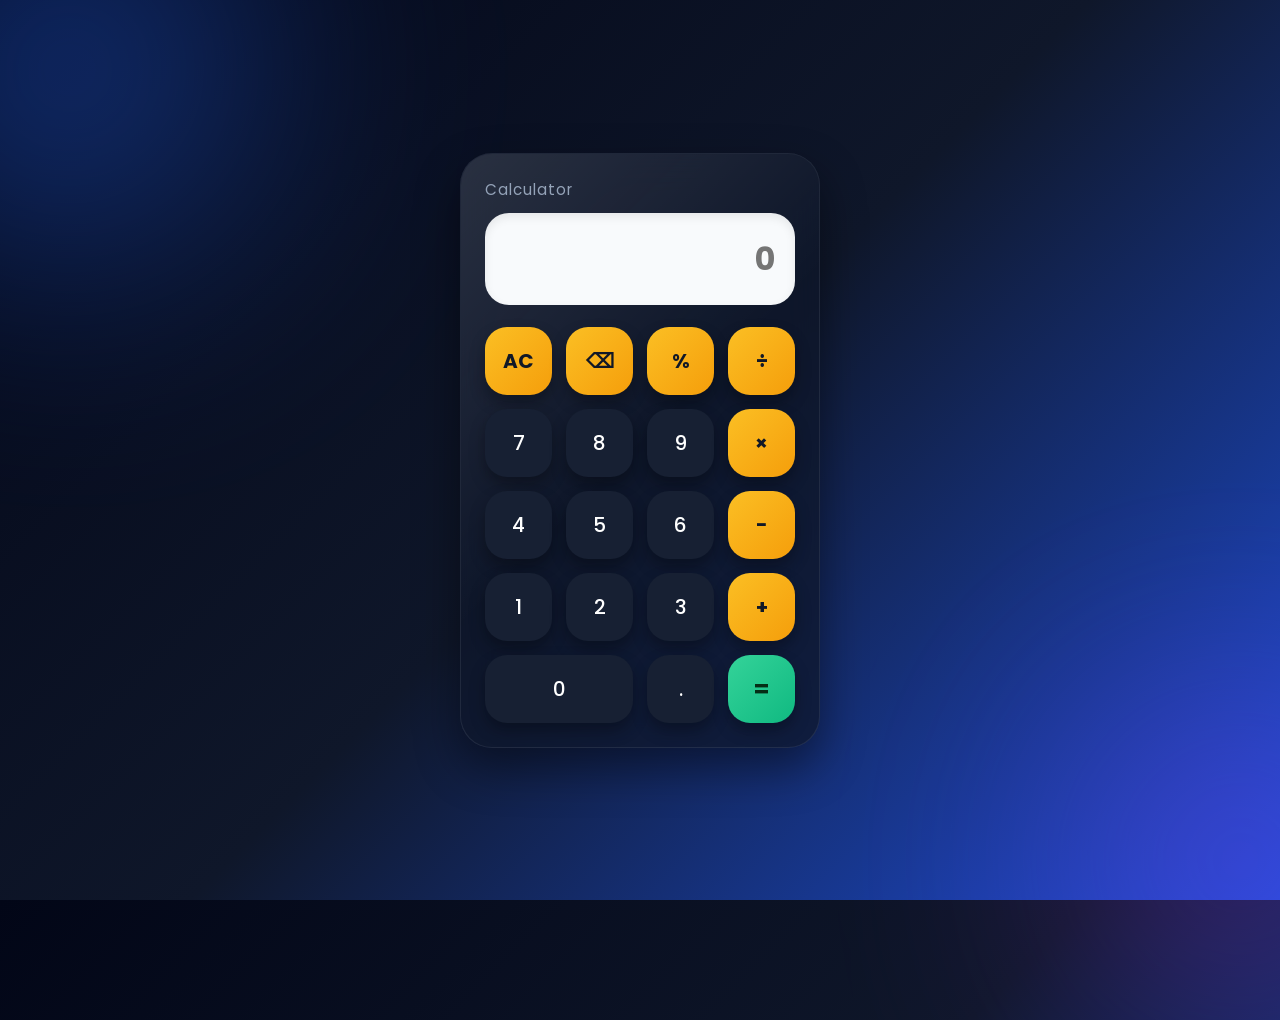
<file: calculator-project/index.html>
<!DOCTYPE html>
<html lang="en">

<head>

  <meta charset="UTF-8" />

  <meta
    name="viewport"
    content="width=device-width, initial-scale=1.0"
  />

  <title>Modern Calculator</title>

  <!-- FAVICON -->
  <link
    rel="icon"
    type="image/png"
    href="favicon.png"
  >

  <!-- CSS -->
  <link
    rel="stylesheet"
    href="style.css"
  >

</head>

<body>

<div class="calculator">

  <div class="top">

    <p class="title">
      Calculator
    </p>

    <input
      type="text"
      id="display"
      disabled
      placeholder="0"
    >

  </div>

  <div class="buttons">

    <button
      class="operator"
      onclick="clearDisplay()"
    >
      AC
    </button>

    <button
      class="operator"
      onclick="deleteLast()"
    >
      ⌫
    </button>

    <button
      class="operator"
      onclick="appendValue('%')"
    >
      %
    </button>

    <button
      class="operator"
      onclick="appendValue('/')"
    >
      ÷
    </button>

    <button onclick="appendValue('7')">7</button>
    <button onclick="appendValue('8')">8</button>
    <button onclick="appendValue('9')">9</button>

    <button
      class="operator"
      onclick="appendValue('*')"
    >
      ×
    </button>

    <button onclick="appendValue('4')">4</button>
    <button onclick="appendValue('5')">5</button>
    <button onclick="appendValue('6')">6</button>

    <button
      class="operator"
      onclick="appendValue('-')"
    >
      −
    </button>

    <button onclick="appendValue('1')">1</button>
    <button onclick="appendValue('2')">2</button>
    <button onclick="appendValue('3')">3</button>

    <button
      class="operator"
      onclick="appendValue('+')"
    >
      +
    </button>

    <button
      class="zero"
      onclick="appendValue('0')"
    >
      0
    </button>

    <button onclick="appendValue('.')">.</button>

    <button
      class="equal"
      onclick="calculate()"
    >
      =
    </button>

  </div>

</div>

<script src="script.js"></script>

</body>
</html>
</file>
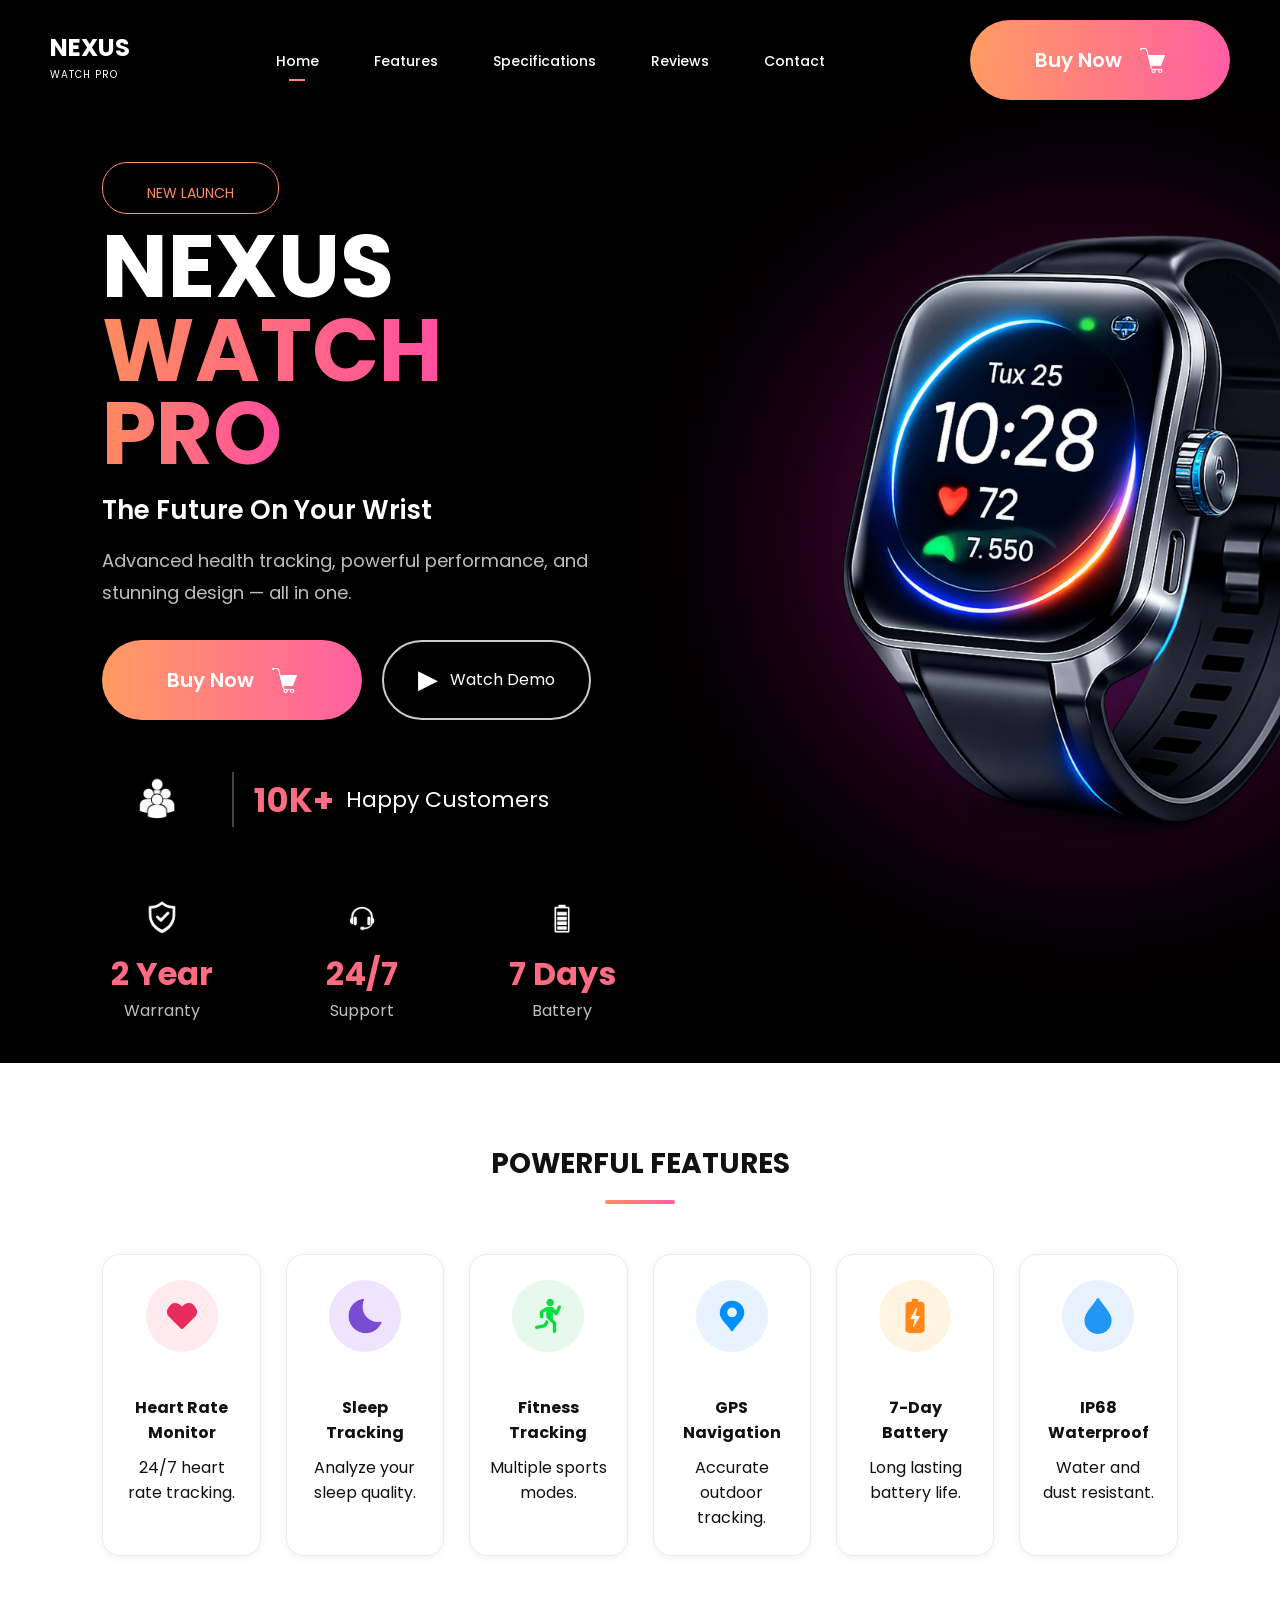
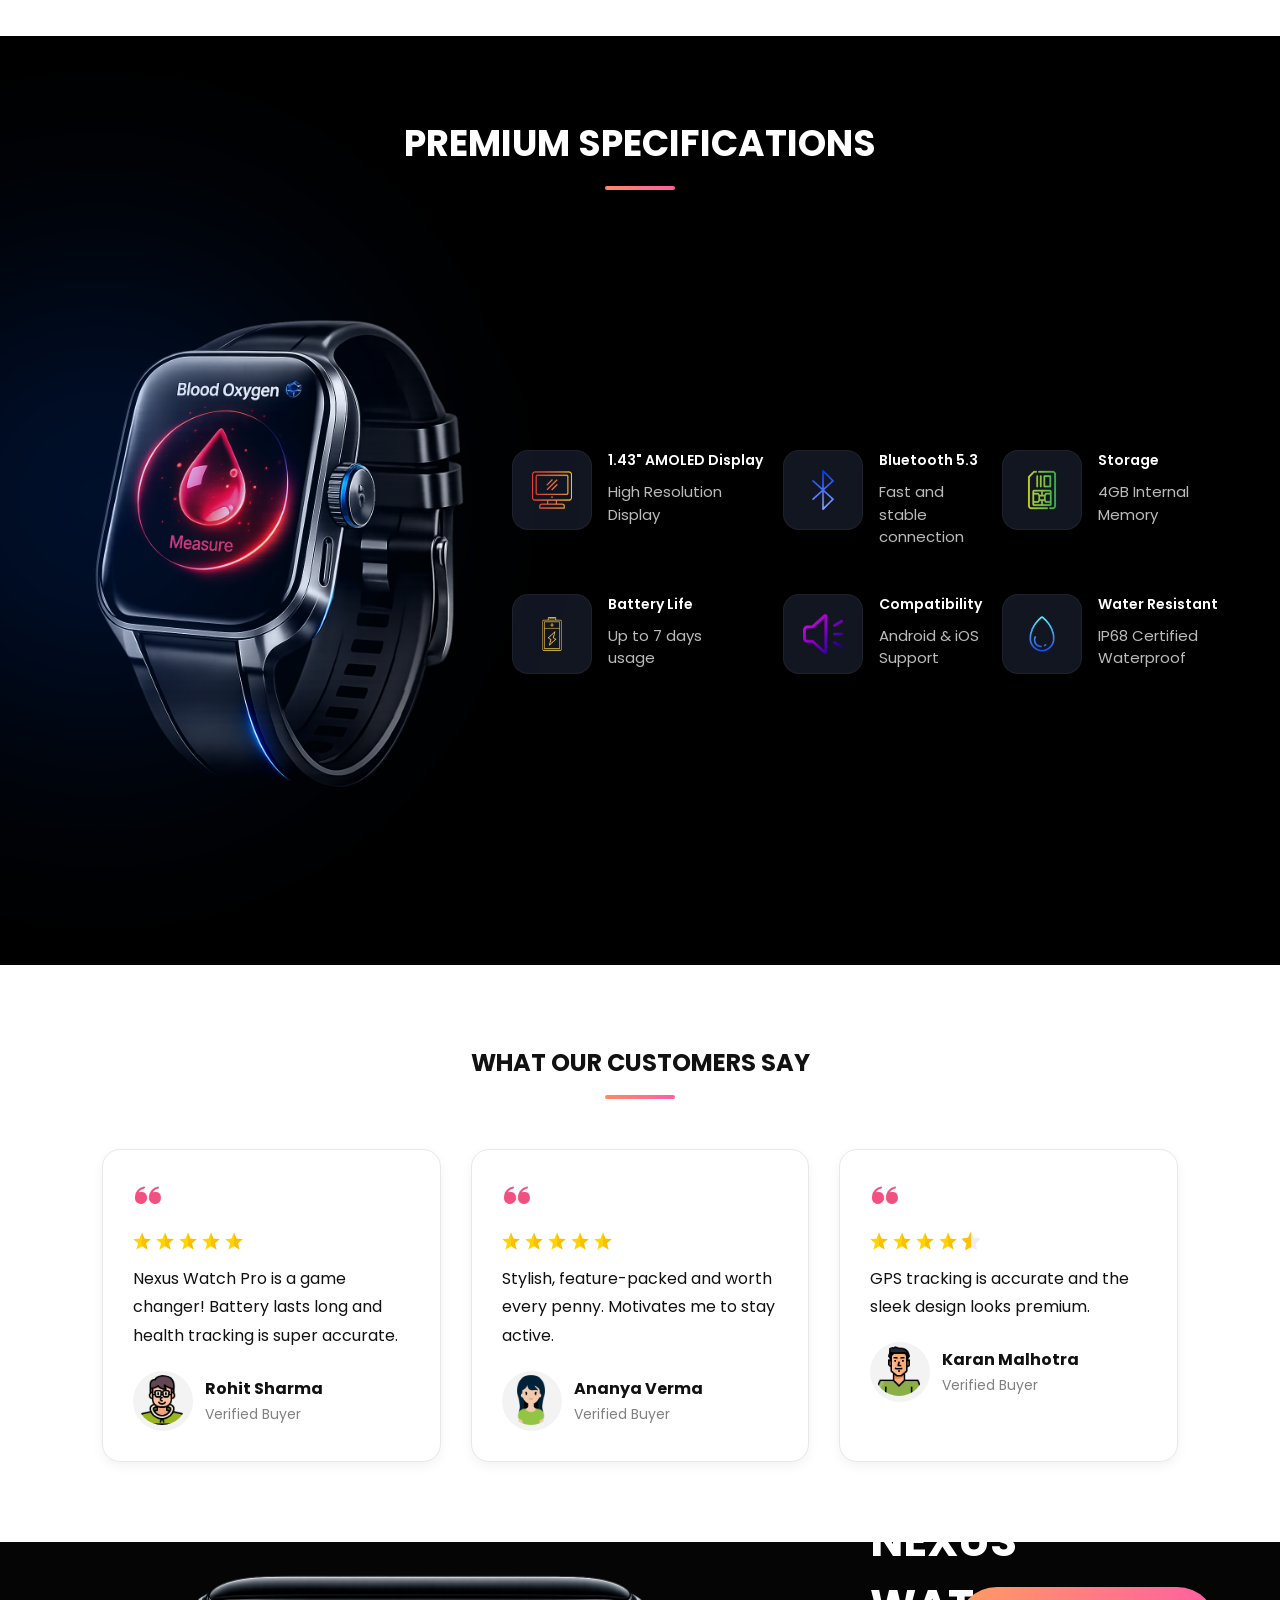
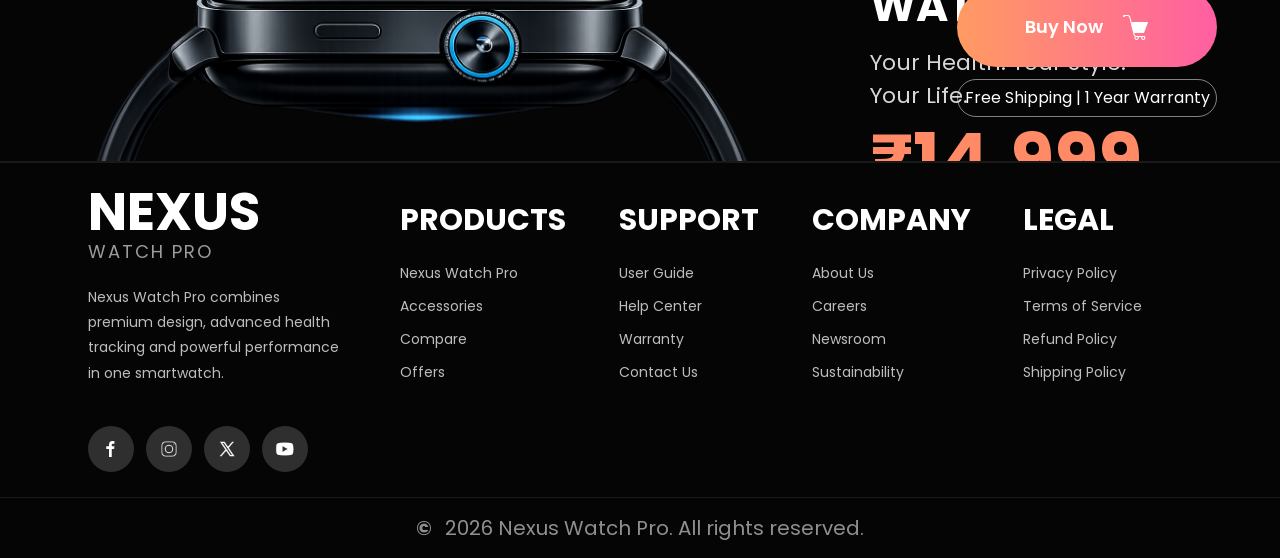
<file: Nexus-Watch-Landing-Page/index.html>
<!DOCTYPE html>
<html lang="en">

<head>
    <meta charset="UTF-8">
    <meta name="viewport" content="width=device-width, initial-scale=1.0">
    
     <link rel="icon" type="image/x-icon" href="images/favicon.ico">
    
    <title>Nexus Watch Pro</title>

    <link rel="stylesheet" href="style.css">

    <link href="https://fonts.googleapis.com/css2?family=Poppins:wght@300;400;500;600;700&display=swap" rel="stylesheet">
</head>

<body>

    <nav class="navbar">

    <div class="logo">
        <h2>NEXUS</h2>
        <span>WATCH PRO</span>
    </div>

    <ul class="nav-links">
        <li><a href="#home" class="active">Home</a></li>
<li><a href="#features">Features</a></li>
<li><a href="#specifications">Specifications</a></li>
<li><a href="#reviews">Reviews</a></li>
<li><a href="#buy">Contact</a></li>
    </ul>

    <a href="#buy" class="buy-btn">
    Buy Now
    <img src="images/cart.png" alt="">
</a>

</nav>

<section id="home" class="hero">
    <div class="hero-text">

        <span class="launch-badge">NEW LAUNCH</span>

<h1>
    NEXUS <br>
    <span>WATCH</span><br>
    <span>PRO</span>
</h1>

<h2 class="hero-subtitle">
    The Future On Your Wrist
</h2>

        <p class="hero-description">
            Advanced health tracking, powerful performance,
            and stunning design — all in one.
        </p>

    <div class="hero-buttons">

    <a href="#buy" class="buy-btn">
        Buy Now
        <img src="images/cart.png" alt="">
    </a>

    <a href="#features" class="watch-demo">
        <span class="play-icon">▶</span>
        Watch Demo
    </a>

</div>

<div class="customers">

    <img src="images/customers.png" alt="">

    <div class="divider"></div>

    <div class="customer-info">
        <h3>10K+</h3>
        <p>Happy Customers</p>
    </div>

</div>

<div class="hero-stats">

    <div class="stat">
        <img src="images/warranty.png" alt="">
        <h3>2 Year</h3>
        <p>Warranty</p>
    </div>

    <div class="stat">
        <img src="images/support.png" alt="">
        <h3>24/7</h3>
        <p>Support</p>
    </div>

    <div class="stat">
        <img src="images/battery(1).png" alt="">
        <h3>7 Days</h3>
        <p>Battery</p>
    </div>

</div>

    </div>

    <div class="hero-image">
        <img src="images/watch.png" alt="Smartwatch">
    </div>

</section>

<section id="features" class="features">

    <h2>POWERFUL FEATURES</h2>
<div class="line"></div>

    <div class="feature-container">

        <div class="feature-card">
            <img src="images/heart.png" class="heart-icon" alt="">
            <h4>Heart Rate Monitor</h4>
            <p>24/7 heart rate tracking.</p>
        </div>

        <div class="feature-card">
            <img src="images/moon.png" class="moon" alt="">
            <h4>Sleep Tracking</h4>
            <p>Analyze your sleep quality.</p>
        </div>

        <div class="feature-card">
            <img src="images/run.png" class="run" alt="">
            <h4>Fitness Tracking</h4>
            <p>Multiple sports modes.</p>
        </div>

        <div class="feature-card">
            <img src="images/gps.png" class="gps" alt="">
            <h4>GPS Navigation</h4>
            <p>Accurate outdoor tracking.</p>
        </div>

        <div class="feature-card">
            <img src="images/battery.png" class="battery" alt="">
            <h4>7-Day Battery</h4>
            <p>Long lasting battery life.</p>
        </div>

        <div class="feature-card">
            <img src="images/water.png" class="water" alt="">
            <h4>IP68 Waterproof</h4>
            <p>Water and dust resistant.</p>
        </div>

    </div>

</section>

<section id="specifications" class="specifications">

    <h2>PREMIUM SPECIFICATIONS</h2>

    <div class="line"></div>

    <div class="spec-layout">

        <div class="spec-watch">

            <img src="images/watch-spo2.png" alt="">

        </div>

        <div class="spec-container">
            
<div class="spec-card">

    <div class="icon-box">
        <img src="images/display.png" alt="">
    </div>

    <div class="spec-info">
        <h4>1.43" AMOLED Display</h4>
        <p>High Resolution<br>Display</p>
    </div>

</div>

        <div class="spec-card">

    <div class="icon-box">
        <img src="images/bluetooth.png" alt="">
    </div>

        <div class="spec-info">
        <h4>Bluetooth 5.3</h4>
        <p>Fast and stable<br>connection</p>
    </div>

</div>

<div class="spec-card">

    <div class="icon-box">
        <img src="images/storage.png" alt="">
    </div>

    <div class="spec-info">
        <h4>Storage</h4>
        <p>4GB Internal<br>Memory</p>
    </div>

</div>

    <div class="spec-card">

    <div class="icon-box">
        <img src="images/battery-spec.png" alt="">
    </div>

    <div class="spec-info">
        <h4>Battery Life</h4>
        <p>Up to 7 days<br>usage</p>
    </div>

</div>

<div class="spec-card">

    <div class="icon-box">
        <img src="images/compatibility.png" alt="">
    </div>

    <div class="spec-info">
        <h4>Compatibility</h4>
        <p>Android & iOS<br>Support</p>
    </div>

</div>
       
<div class="spec-card">

    <div class="icon-box">
        <img src="images/water-drop.png" alt="">
    </div>

    <div class="spec-info">
        <h4>Water Resistant</h4>
        <p>IP68 Certified<br>Waterproof</p>
    </div>

</div>

</div> 

</div>

</section>

<section id="reviews" class="reviews">

    <h2>WHAT OUR CUSTOMERS SAY</h2>

    <div class="line"></div>

    <div class="review-container">

        <div class="review-card">

            <img src="images/quote.png" class="quote-icon">

            <div class="rating">
    <img src="images/star.png" alt="">
    <img src="images/star.png" alt="">
    <img src="images/star.png" alt="">
    <img src="images/star.png" alt="">
    <img src="images/star.png" alt="">
</div>
            <p>
                Nexus Watch Pro is a game changer!
                Battery lasts long and health tracking
                is super accurate.
            </p>

            <div class="review-user">

    <div class="avatar-circle">
    <img src="images/user1.png" alt="">
</div>

    <div>
        <h4>Rohit Sharma</h4>
        <span>Verified Buyer</span>
    </div>

</div>
        </div>

        <div class="review-card">

            <img src="images/quote.png" class="quote-icon">

            <div class="rating">
    <img src="images/star.png">
    <img src="images/star.png">
    <img src="images/star.png">
    <img src="images/star.png">
    <img src="images/star.png">
    
</div>
            <p>
                Stylish, feature-packed and worth
                every penny. Motivates me to stay active.
            </p>

            <div class="review-user">

    <div class="avatar-circle">
    <img src="images/user2.png" alt="">
    </div>

    <div>
        <h4>Ananya Verma</h4>
        <span>Verified Buyer</span>
    </div>

</div>
        </div>

        <div class="review-card">

            <img src="images/quote.png" class="quote-icon">

            <div class="rating">
    <img src="images/star.png">
    <img src="images/star.png">
    <img src="images/star.png">
    <img src="images/star.png">
    <img src="images/star-half.png">
</div>
            <p>
                GPS tracking is accurate and the
                sleek design looks premium.
            </p>

  <div class="review-user">

    <div class="avatar-circle">
        <img src="images/user3.png" alt="">
    </div>

    <div>
        <h4>Karan Malhotra</h4>
        <span>Verified Buyer</span>
    </div>

</div>
        </div>

    </div>

</section>

<section id="buy" class="cta">

    <div class="cta-watch">
        <img src="images/watch-side.png" alt="">
    </div>

    <div class="cta-info">
        <h2>NEXUS WATCH PRO</h2>
        <p>Your Health. Your Style. Your Life.</p>
        <h1>₹14,999</h1>
    </div>

   <div class="cta-btn-wrap">

    <a href="#home" class="buy-btn">
        Buy Now
        <img src="images/cart.png" alt="">
    </a>

    <div class="shipping-btn">
        Free Shipping | 1 Year Warranty
    </div>

</div>

</section>

<section class="footer">

<div class="footer-brand">
    <h2>NEXUS</h2>
    <span>WATCH PRO</span>

    <p>
        Nexus Watch Pro combines premium design,
        advanced health tracking and powerful
        performance in one smartwatch.
    </p>

    <div class="social-icons">
        <a href="https://facebook.com" target="_blank">
    <img src="images/facebook.png">
</a>

        <a href="https://instagram.com" target="_blank">
    <img src="images/instagram.png">
</a>

        <a href="https://x.com" target="_blank">
    <img src="images/twitter.png">
</a>

        <a href="https://youtube.com" target="_blank">
    <img src="images/youtube.png">
</a>

    </div>

</div>

    <div class="footer-links">
        <h3>PRODUCTS</h3>
        <a href="#buy">Nexus Watch Pro</a>
<a href="#buy">Accessories</a>
<a href="#specifications">Compare</a>
<a href="#buy">Offers</a>
    </div>

    <div class="footer-links">
        <h3>SUPPORT</h3>
        <a href="#features">User Guide</a>
<a href="#reviews">Help Center</a>
<a href="#buy">Warranty</a>
<a href="#buy">Contact Us</a>
    </div>

    <div class="footer-links">
        <h3>COMPANY</h3>
       <a href="#home">About Us</a>
<a href="#home">Careers</a>
<a href="#home">Newsroom</a>
<a href="#home">Sustainability</a>
    </div>

    <div class="footer-links">
    <h3>LEGAL</h3>

   <a href="#home">Privacy Policy</a>
<a href="#home">Terms of Service</a>
<a href="#home">Refund Policy</a>
<a href="#home">Shipping Policy</a>
</div>

</section>

<div class="footer-bottom">
    <span class="copyright-icon">©</span>
    2026 Nexus Watch Pro. All rights reserved.
</div>

    <!--
 <div class="customers">

    <img src="images/customers.png" alt="">

    <div class="divider"></div>

    <div class="customer-info">
        <h3>10K+</h3>
        <p>Happy Customers</p>
    </div>

</div>
-->

</body>

</html>
</file>
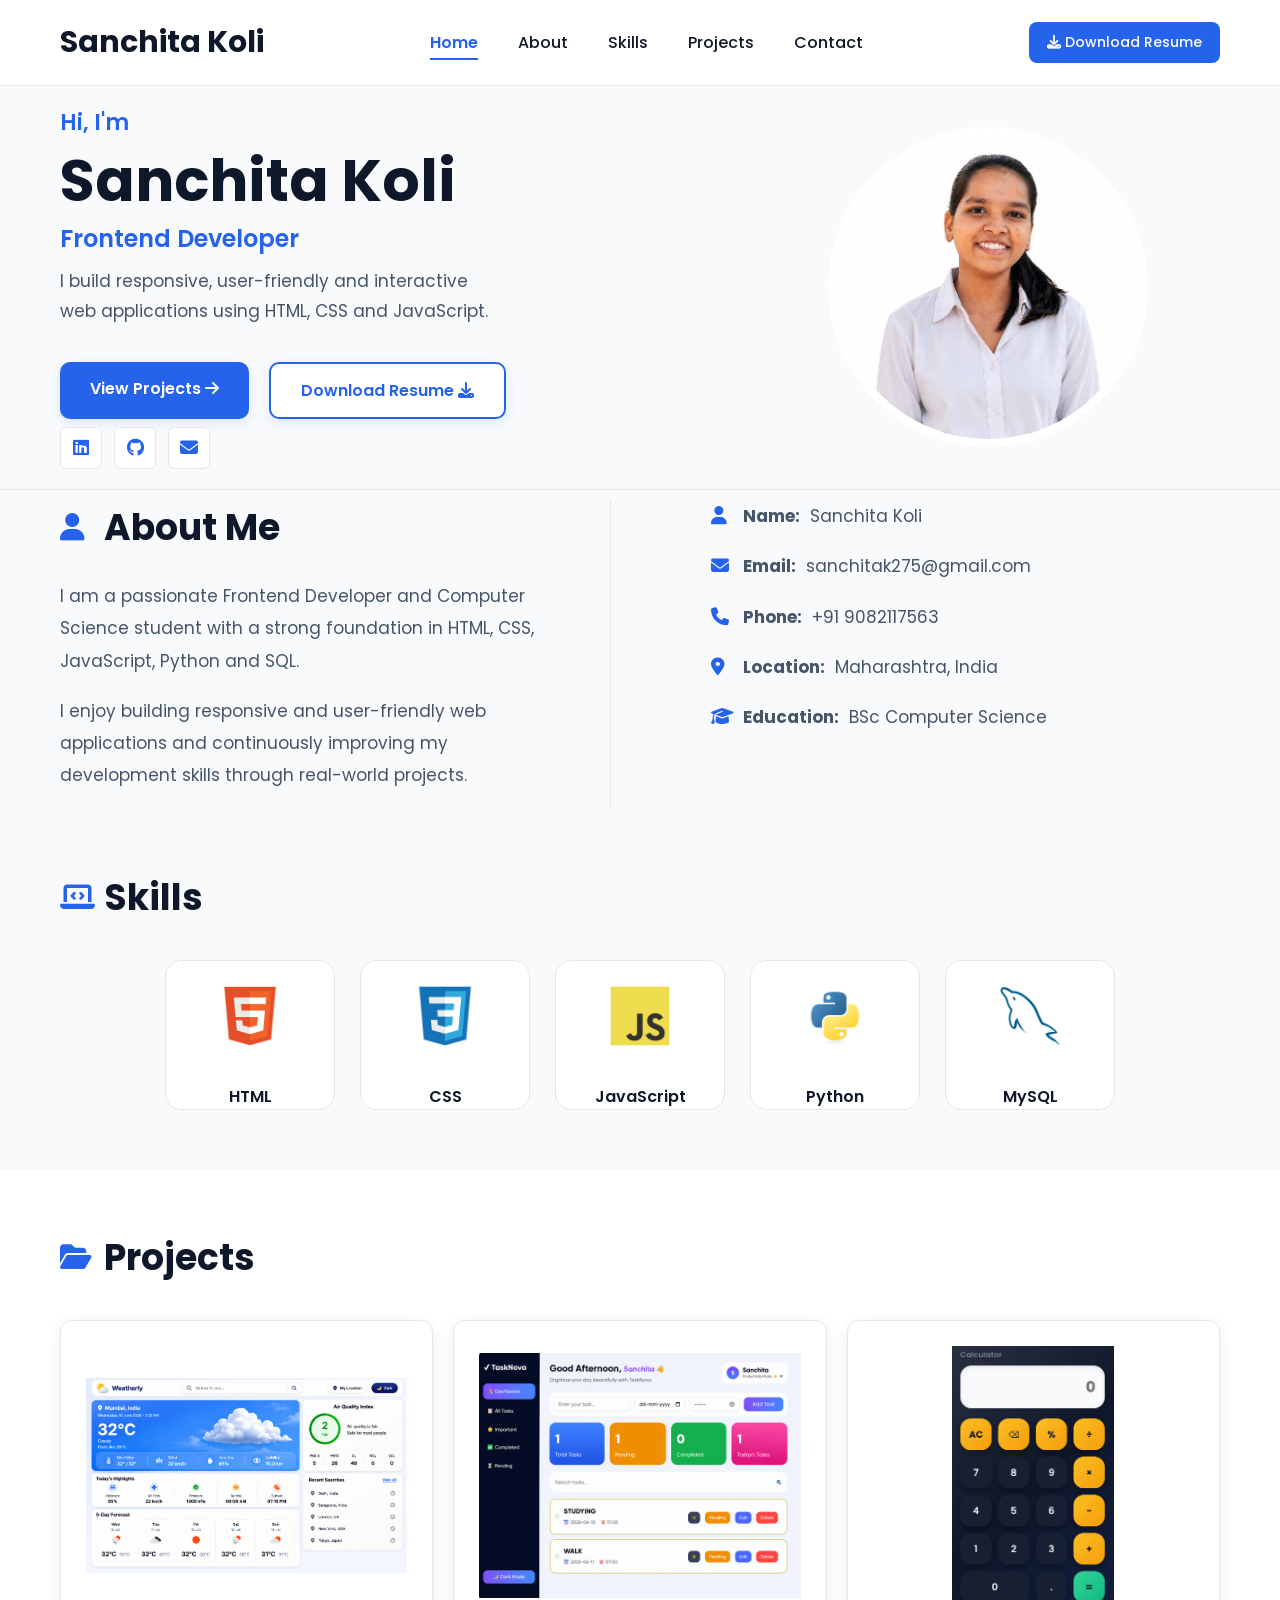
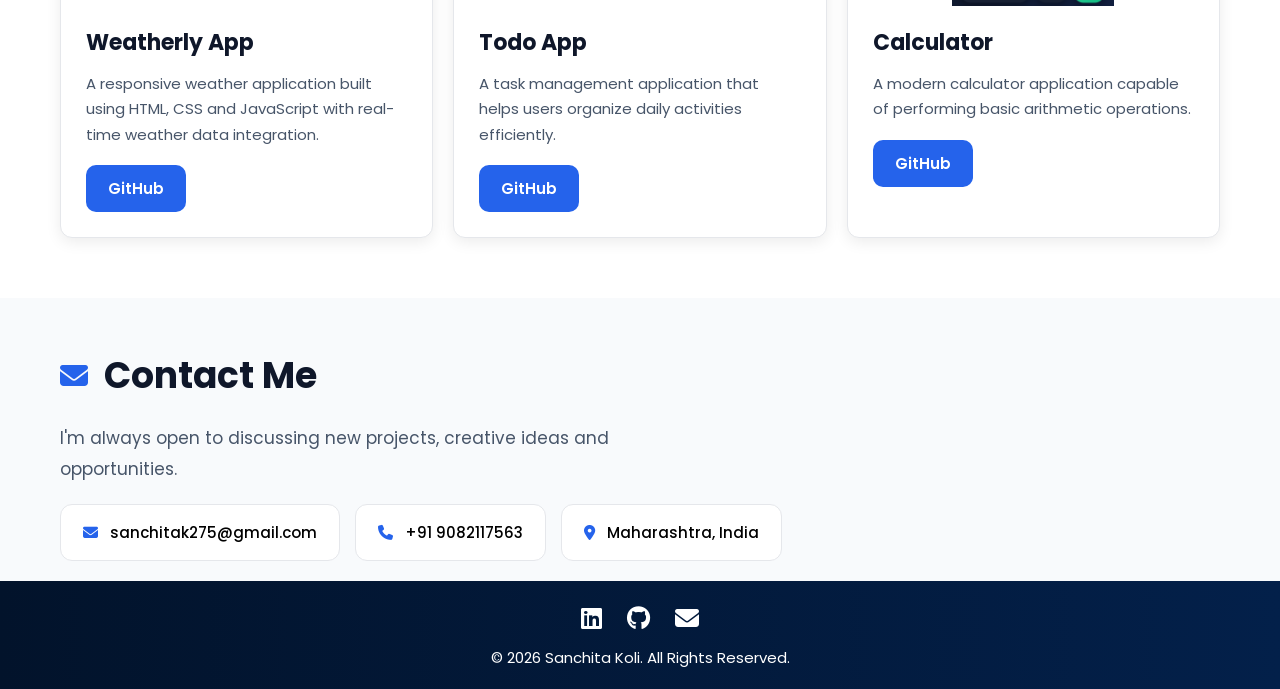
<file: Personal-Portfolio/index.html>
<!DOCTYPE html>

<html>

<head>

<title>Sanchita Koli Portfolio</title>

<link rel="stylesheet" href="style.css">
<link
rel="stylesheet"
href="https://cdnjs.cloudflare.com/ajax/libs/font-awesome/6.5.1/css/all.min.css">

<link href="https://fonts.googleapis.com/css2?family=Poppins:wght@300;400;500;600;700&display=swap" rel="stylesheet">

 <link rel="icon" type="image/x-icon" href="favicon.ico">

</head>

<body>
 
    <header>

    <div class="logo">
    Sanchita Koli
</div>

  <nav>

<a href="#home" class="active">Home</a>

<a href="#about">About</a>

<a href="#skills">Skills</a>

<a href="#projects">Projects</a>

<a href="#contact">Contact</a>

</nav>

 <a href="Resume.pdf" download class="resumeBtn">
    <i class="fa-solid fa-download"></i>
    Download Resume
</a>

</header>

   <div class="hero" id="home">

    <div class="heroLeft">

        <h4>Hi, I'm</h4>

        <h1>Sanchita Koli</h1>

        <h2>Frontend Developer</h2>

        <p>
            I build responsive, user-friendly and interactive
            web applications using HTML, CSS and JavaScript.
        </p>

        <div class="heroButtons">
           <a href="#projects" class="primaryBtn">
    View Projects
    <i class="fa-solid fa-arrow-right"></i>
</a>

<a href="Resume.pdf" download class="secondaryBtn">
    Download Resume
    <i class="fa-solid fa-download"></i>
</a>

</div>

        <div class="socialIcons">
            <a href="https://www.linkedin.com/in/sanchita-koli-588746406/" target="_blank">
<i class="fa-brands fa-linkedin"></i>
</a>
            <a href="https://github.com/Sanchitak275"><i class="fa-brands fa-github"></i></a>
      <a href="https://mail.google.com/mail/?view=cm&fs=1&to=sanchitak275@gmail.com" target="_blank">
<i class="fa-solid fa-envelope"></i>
</a>
        </div>

    </div>

    <div class="heroRight">
        <img src="images/profile.jpeg" alt="Profile Photo">
    </div>

</div>
<section class="about" id="about">

    <div class="aboutLeft">

        <h2><i class="fas fa-user"></i>About Me</h2>

        <p>
            I am a passionate Frontend Developer and Computer
            Science student with a strong foundation in HTML,
            CSS, JavaScript, Python and SQL.
        </p>

        <p>
            I enjoy building responsive and user-friendly web
            applications and continuously improving my
            development skills through real-world projects.
        </p>

    </div>

    <div class="aboutRight">

      <p><i class="fas fa-user"></i> <strong>Name:</strong> Sanchita Koli</p>

<p><i class="fas fa-envelope"></i> <strong>Email:</strong> sanchitak275@gmail.com</p>

<p><i class="fas fa-phone"></i> <strong>Phone:</strong> +91 9082117563</p>

<p><i class="fas fa-location-dot"></i> <strong>Location:</strong> Maharashtra, India</p>

<p><i class="fas fa-graduation-cap"></i> <strong>Education:</strong> BSc Computer Science</p>

    </div>

</section>

<section class="skills" id="skills">

    <h2>
<i class="fas fa-laptop-code"></i>
Skills
</h2>

    <div class="skillsContainer">

        <div class="skillCard">
    <img src="images/HTML.png" alt="">
    <p>HTML</p>
</div>

        <div class="skillCard">
    <img src="images/CSS.png" alt="">
    <p>CSS</p>
</div>

  <div class="skillCard">
    <img src="images/JavaScript.png" alt="">
    <p>JavaScript</p>
</div>

          <div class="skillCard">
    <img src="images/Python.png" alt="">
    <p>Python</p>
</div>

         <div class="skillCard">
    <img src="images/MySQL.png" alt="">
    <p>MySQL</p>
</div>

    </div>

</section>

<section class="projects" id="projects">

   <h2>
<i class="fas fa-folder-open"></i>
Projects
</h2>

    <div class="projectsContainer">

        <div class="projectCard">

            <img src="images/weatherly.png" alt="Weatherly App">

            <h3>Weatherly App</h3>

            <p>
                A responsive weather application built using
                HTML, CSS and JavaScript with real-time weather
                data integration.
            </p>

            <a href="https://github.com/Sanchitak275/weatherly" target="_blank">
        GitHub
    </a>

 </div>

        <div class="projectCard">

            <img src="images/Todo.png" alt="Todo App">

            <h3>Todo App</h3>

            <p>
                A task management application that helps users
                organize daily activities efficiently.
            </p>

            <a href="https://github.com/Sanchitak275/todo-app" target="_blank">
        GitHub
    </a>

        </div>

        <div class="projectCard">

            <img src="images/calculator.png" alt="Calculator App">

            <h3>Calculator</h3>

            <p>
                A modern calculator application capable of
                performing basic arithmetic operations.
            </p>

            <a href="https://github.com/Sanchitak275/calculator-app" target="_blank">
        GitHub
    </a>
    
        </div>

    </div>

</section>

<section class="contact" id="contact">

<h2>
<i class="fas fa-envelope"></i>
Contact Me
</h2>

<p>
I'm always open to discussing new projects,
creative ideas and opportunities.
</p>

<div class="contactInfo">

<div>
<i class="fas fa-envelope"></i>
sanchitak275@gmail.com
</div>

<div>
<i class="fas fa-phone"></i>
+91 9082117563
</div>

<div>
<i class="fas fa-location-dot"></i>
Maharashtra, India
</div>

</div>

</section>

<footer>

    <div class="footerSocials">

<a href="https://www.linkedin.com/in/sanchita-koli-588746406/">
<i class="fab fa-linkedin"></i>
</a>

<a href="https://github.com/Sanchitak275">
<i class="fab fa-github"></i>
</a>

<a href="https://mail.google.com/mail/?view=cm&fs=1&to=sanchitak275@gmail.com" target="_blank">
<i class="fa-solid fa-envelope"></i>
</a>

</div>

    <p>© 2026 Sanchita Koli. All Rights Reserved.</p>

</footer>

</body>

</html>
</file>
<file: calculator-project/style.css>
@import url('https://fonts.googleapis.com/css2?family=Poppins:wght@400;500;600;700&display=swap');

*{
  margin:0;
  padding:0;
  box-sizing:border-box;
  font-family:'Poppins',sans-serif;
}

body{

  height:100vh;

  display:flex;

  justify-content:center;

  align-items:center;

  overflow:hidden;

  background:
  linear-gradient(
    135deg,
    #020617,
    #0f172a,
    #1d4ed8
  );

  position:relative;

}

/* BACKGROUND GLOW */

body::before{

  content:"";

  position:absolute;

  width:380px;
  height:380px;

  background:#2563eb;

  border-radius:50%;

  top:-120px;
  left:-120px;

  filter:blur(130px);

  opacity:0.45;

}

body::after{

  content:"";

  position:absolute;

  width:320px;
  height:320px;

  background:#9333ea;

  border-radius:50%;

  bottom:-120px;
  right:-120px;

  filter:blur(130px);

  opacity:0.35;

}

/* CALCULATOR */

.calculator{

  position:relative;

  z-index:2;

  width:360px;

  padding:24px;

  border-radius:32px;

  overflow:hidden;

  background:
  rgba(15,23,42,0.72);

  backdrop-filter:blur(18px);

  border:
  1px solid rgba(255,255,255,0.08);

  box-shadow:
  0 20px 45px rgba(0,0,0,0.45);

}

/* LIGHT EFFECT */

.calculator::before{

  content:"";

  position:absolute;

  inset:-2px;

  border-radius:32px;

  background:
  linear-gradient(
    135deg,
    rgba(255,255,255,0.12),
    transparent,
    transparent
  );

  z-index:-1;

}

/* TITLE */

.title{

  color:#94a3b8;

  font-size:0.95rem;

  margin-bottom:12px;

  letter-spacing:1px;

}

/* DISPLAY */

#display{

  width:100%;

  height:92px;

  border:none;

  outline:none;

  border-radius:24px;

  padding:20px;

  margin-bottom:22px;

  background:#f8fafc;

  color:#0f172a;

  text-align:right;

  font-size:2rem;

  font-weight:700;

  box-shadow:
  inset 0 4px 10px rgba(0,0,0,0.08);

  overflow-x:auto;

  overflow-y:hidden;

  white-space:nowrap;

  scrollbar-width:none;

}

/* HIDE SCROLLBAR */

#display::-webkit-scrollbar{

  display:none;

}

/* BUTTON GRID */

.buttons{

  display:grid;

  grid-template-columns:repeat(4,1fr);

  gap:14px;

}

/* BUTTONS */

button{

  height:68px;

  border:none;

  border-radius:22px;

  cursor:pointer;

  font-size:1.25rem;

  font-weight:500;

  color:white;

  background:#172033;

  transition:0.2s;

  box-shadow:
  0 8px 16px rgba(0,0,0,0.3);

}

/* HOVER */

button:hover{

  transform:
  translateY(-3px);

  background:#22304a;

}

/* CLICK */

button:active{

  transform:scale(0.94);

}

/* OPERATORS */

.operator{

  background:
  linear-gradient(
    135deg,
    #fbbf24,
    #f59e0b
  );

  color:#111827;

  font-weight:700;

}

/* EQUAL */

.equal{

  background:
  linear-gradient(
    135deg,
    #34d399,
    #10b981
  );

  color:#052e16;

  font-size:1.4rem;

  font-weight:700;

}

/* ZERO BUTTON */

.zero{

  grid-column:span 2;

}

/* MOBILE */

@media(max-width:420px){

  .calculator{

    width:92%;

    padding:20px;

  }

  button{

    height:60px;

    font-size:1.1rem;

  }

  #display{

    height:82px;

  }

}
</file>
<file: Nexus-Watch-Landing-Page/style.css>
html{
    scroll-behavior:smooth;
}

*{
    margin:0;
    padding:0;
    box-sizing:border-box;
    font-family:'Poppins',sans-serif;
}

body{
    background:#000;
    color:#fff;
}

.navbar{
    display:flex;
    justify-content:space-between;
    align-items:center;
    padding:20px 50px;
    background:#000;
}

.logo h2{
    color:#fff;
    font-size:24px;
    font-weight:700;
    line-height:1;
}

.logo span{
    color:#fff;
    font-size:10px;
    letter-spacing:1px;
}

.nav-links{
    display:flex;
    list-style:none;
    gap:55px;
}

.nav-links a{
    text-decoration:none;
    color:white;
    font-size:14px;
    font-weight:500;
    transition:0.3s;
}

.nav-links a:hover{
    color:#ff6b81;
}

.nav-links a.active{
    position:relative;
}

.nav-links a.active::after{
    content:"";
    position:absolute;
    left:50%;
    transform:translateX(-50%);
    bottom:-10px;
    width:16px;
    height:2px;
    background:#ff8a65;
}

.buy-btn{
    display:flex;
    align-items:center;
    justify-content:center;
    gap:10px;

    text-decoration:none;
    color:white;
    background:linear-gradient(90deg,#ff8a65,#ff5fa2);
    padding:14px 30px;
    border-radius:30px;
    font-weight:600;
}

.hero{
    display:flex;
    justify-content:space-between;
    align-items:center;
    gap:40px;

    padding:40px 8% 40px;
}

.hero-content,
.hero-image{
    position: relative;
    top: -20px;
    z-index:2;
}

.hero-text{
     max-width:550px;
     margin-top:20px;
}

.launch-badge{
    border:1px solid #ff8a65;
    color:#ff8a65;
    padding:20px 8% 10px;
    border-radius:25px;
    font-size:14px;
     transition:.3s;
     cursor:default;
}

.launch-badge:hover{
    background:#ff5fa2;
    color:white;
}

.hero-text h1{
     font-size:88px;
    line-height: 0.95;
    font-weight:700;
    margin-top:20px;
}

.hero-text h1 span{
    background:linear-gradient(
    90deg,
    #ff8b5e,
    #ff6b81,
    #ff4fa0
    );

    -webkit-background-clip:text;
    -webkit-text-fill-color:transparent;
}

.hero-text p{
    margin-top:15px;
    font-size:18px;
}

.hero-description{
    width:550px;
    font-size:20px;
    color:#bfbfbf;
    line-height:1.8;
}

.hero-buttons{
    margin-top:30px;
    display:flex;
    gap:20px;
}

.buy-now{
    text-decoration:none;
    color:white;
    background:linear-gradient(90deg,#ff9b62,#ff5fa2);
    padding:16px 34px;
    border-radius:40px;
    font-size:16px;
    font-weight:600;
}

.watch-demo{
    text-decoration:none;
    color:white;
    border:2px solid rgba(255,255,255,0.8);
    padding:16px 34px;
    border-radius:40px;
    font-size:16px;
    transition:0.3s;
}

.hero-image img{
     width:780px;    /* size increase */
    margin-left:20px;
    margin-top:-60px; /* watch upar */
}

.features{
    background:#fff;
    color:#111;
    padding:80px 8%;
    text-align:center;
}

.features h2{
    font-size:28px;
    font-weight:700;
}

.feature-container{
    display:grid;
    grid-template-columns:repeat(6,1fr);
    gap:25px;
}

.feature-card{
    background:#fff;
    padding:25px 18px;
    border-radius:18px;
    border:1px solid #ececec;
    box-shadow:0 2px 8px rgba(0,0,0,0.05);
    transition:0.3s;
}
.heart-icon{
    background:#ffeaf0;
    padding:20px !important;
    border-radius:50%;
}

.feature-card:hover{
    transform:translateY(-10px);
}

.feature-card h3{
    font-size:50px;
}

.feature-card h4{
    margin:20px 0 10px;
}

.specifications{
    background:#000;
    color:white;
    padding:60px 8% 60px;
    text-align:center;

    position:relative;
    overflow:hidden;
}

.specifications::before{
    content:"";

    position:absolute;

    left:-250px;
    top:50%;

    transform:translateY(-50%);

    width:700px;
    height:700px;

    border-radius:50%;

    background:radial-gradient(
        circle,
        rgba(0,90,255,.25) 0%,
        transparent 70%
    );

    filter:blur(100px);

    z-index:0;
}

.spec-layout{
    display:flex;
    align-items:center;
    justify-content:center;
    gap:20px;
}

.specifications h2{
    font-size:36px;
}

.spec-container{
    flex:1.4;

    display:grid;
    grid-template-columns:repeat(3,1fr);

    gap:50px 40px;
}

.spec-card{
    display:flex;
    align-items:flex-start;
    gap:14px;
    width:100%;
}

.spec-card:hover{
    transform:translateY(-10px);
}

.spec-card p{
    color:#bbb;
    margin-top:10px;
}

.reviews{
    background:#fff;
    color:#111;
    padding:80px 8%;
    text-align:center;
}

.review-container{
    display:grid;
    grid-template-columns:repeat(3,1fr);
    gap:30px;
    margin-top:50px;
}

.review-card{
    background:#fff;
    padding:30px;
    border-radius:18px;
    text-align:left;

    border:1px solid #e8e8e8;

    box-shadow:0 4px 12px rgba(0,0,0,0.05);

    transition:.3s;
}

.review-card:hover{
    transform:translateY(-5px);
}

.review-card h3{
    margin-bottom:15px;
}

.review-card p{
    line-height:1.8;
    margin-bottom:20px;
}

.review-card span{
    color:gray;
    font-size:14px;
}

.customers{
    display:flex;
    align-items:center;
    gap:20px;
    margin-top:25px;
     cursor:default;
}

.customers img{
    width:110px;
    height:110px;
}

.divider{
    width:2px;
    height:55px;
    background:#444;
}

.customer-info{
    display:flex;
    align-items:center;
    gap:12px;
}

.customer-info h3{
    color:#ff6b81;
    font-size:34px;
    font-weight:700;
    margin:0;
    line-height:1;
}

.customer-info p{
    color:#fff;
    font-size:22px;
    margin:0;
}

.specifications{
    background:#000;
    color:white;
    padding:80px 8%;
    text-align:center;
      position:relative;
    overflow:hidden;
}

.spec-container{
    display:grid;
    grid-template-columns:repeat(3,1fr);
    gap:45px 20px;
}

.spec-card{
    display:flex;
    align-items:flex-start;
    gap:16px;

    background:transparent;
    padding:0;
    border-radius:0;

    text-align:left;
    box-shadow:none;
}

.spec-card:hover{
    transform:translateY(-8px);
}

.spec-card p{
    color:#bbb;
}

.feature-card img{
    width:55px;
    height:55px;
    padding:12px;
    border-radius:50%;
    margin-bottom:15px;
}

.moon{
    background:#efe4ff;
}

.run{
    background:#e5f8ea;
}

.gps{
    background:#e8f2ff;
}

.battery{
    background:#fff4df;
}

.water{
    background:#e8f2ff;
}

.feature-card img{
    width:72px !important;
    height:72px !important;
    padding:18px;
    border-radius:50%;
    margin-bottom:16px;
    object-fit:contain;
}

.icon-circle{
    width:60px;
    height:60px;
    border-radius:50%;
    display:flex;
    justify-content:center;
    align-items:center;
    margin:0 auto 20px;
}

.buy-btn:hover,
.buy-now:hover{
    transform:translateY(-3px);
    opacity:0.9;
}

.buy-btn{
    width:260px;
    height:80px;

    font-size:24px;
    font-weight:700;

    white-space:nowrap;
}

.buy-btn img{
    width:18px;
    height:18px;
}

.hero-subtitle{
    font-size: 26px;
    font-weight:600;
    margin-top:15px;
    color:#fff;
}

.buy-btn,
.buy-now{
    display:inline-flex;
    align-items:center;
    gap:8px;

    text-decoration:none;
    color:white;

    background:linear-gradient(
        90deg,
        #ff9b62,
        #ff5fa2
    );

    padding:18px 42px;
    border-radius:40px;

    font-size:20px;
    font-weight:600;

    transition:.3s;
}

.buy-btn img,
.buy-now img{
     width:26px;
    height:26px;
    margin-left:10px;
    vertical-align:middle;
}

.watch-demo{
    display:flex;
    align-items:center;
    gap:12px;
}

.watch-demo:hover{
    border-color:#ff5fa2;

    box-shadow:
    0 0 20px rgba(255,95,162,.5);

    transform:translateY(-3px);

    color:white;
}

.play-icon{
   font-size:26px;
}

.divider{
    width:2px;
    height:55px;
    background:#444;
}

.hero-image{
    position:relative;
}

.hero-image::before{
    content:"";
    position:absolute;

    width:650px;
    height:650px;

    border-radius:50%;

    left:50%;
    top:45%;

    transform:translate(-50%,-50%);

    background:radial-gradient(
        circle,
        rgba(0,120,255,.45) 0%,
        rgba(255,0,170,.35) 40%,
        transparent 75%
    );

    filter:blur(90px);

    z-index:0;
}

.hero-image img{
    position:relative;
    z-index:2;
}

.hero-stats{
    display:flex;
    align-items:flex-start;
    gap:80px;
    margin-top:40px;
}

.stat{
    width:120px;
    text-align:center;
}

.stat img{
    width:48px;      /* icon bigger */
    height:48px;
    display:block;
    margin:0 auto 15px;
    object-fit:contain;
}

.stat h3{
    font-size:32px;
    font-weight:700;
    color:#ff6b81;
    margin-bottom:8px;
    line-height:1;
}

.stat p{
    font-size:16px;
    color:#bfbfbf;
    margin:0;
}

.spec-watch{
    flex:0 0 40%;
    margin-left:0;
}

.spec-watch img{
    width:520px;
    max-width:100%;
    height:auto;
    display:block;
}

.spec-container{
    flex:1;
    max-width:750px;
}

.icon-box{
   width:80px;
    height:80px;
    min-width:80px;

    border-radius:16px;

    background:rgba(20,24,35,.95);

    border:1px solid rgba(255,255,255,.05);

    display:flex;
    align-items:center;
    justify-content:center;

    flex-shrink:0;
}

.icon-box img{
    width:40px;
    height:40px;
    object-fit:contain;
}

.spec-info{
    text-align:left;
    min-width:0;
}

.spec-info h4{
    font-size:14px;
    font-weight:600;
    margin-bottom:8px;
    white-space:nowrap;
}

.spec-info p{
    font-size:15px;
    line-height:1.5;
    min-height:45px;
}

.review-user img{
    width:50px !important;
    height:50px !important;
    border-radius:50%;
    object-fit:cover;
}

.review-user{
    display:flex;
    align-items:center;
    gap:12px;
    margin-top:20px;
}

.quote-icon{
    width:30px;
    height:30px;
    margin-bottom:15px;
}

.avatar-circle{
     width:60px;
    height:60px;
    border-radius:50%;
    overflow:hidden;
    background:#f3f3f3;
    padding:4px;
}

.avatar-circle img{
    width:100%;
    height:100%;
    object-fit:cover;
}

.rating{
    display:flex;
    gap:5px;
    margin-bottom:15px;
}

.rating img{
    width:18px;
    height:18px;
}

.line{
    width:70px;
    height:4px;
    background:linear-gradient(90deg,#ff8a65,#ff5fa2);
    margin:15px auto 50px;
    border-radius:10px;
    display:block;
}

.cta{
    height:220px;
    background:#050505;

    display:flex;
    align-items:center;
    justify-content:flex-start;

    padding:0 40px;
    overflow:hidden;

   gap:60px;
   border-bottom:1px solid rgba(255,255,255,.08);
}

.cta-watch{
    width:750px;
    flex-shrink:0;
}

.cta-watch img{
    width:100%;
    display:block;
}

.cta-info{
    flex:1;
    margin-left:20px;
}

.cta-info h2{
     font-size:44px;
    font-weight:700;
    color:#fff;
    margin-bottom:8px;
}

.cta-info p{
     font-size:22px;
    color:#d7d7d7;
    margin-bottom:12px;
}

.cta-info h1{
    font-size:72px;
    color:#ff8a65;
    font-weight:700;
    line-height:1;
}

.cta-btn-wrap{
    width:220px;

    display:flex;
    flex-direction:column;
    align-items:center;

    gap:12px;

     margin-left:-100px;

     transform:translateX(-125px);

}

.cta-btn-wrap .buy-btn{
   width:260px;
    height:80px;

   border-radius:50px;

    display:flex;
    align-items:center;
    justify-content:center;
    gap:10px;

    font-size:18px;
    font-weight:600;

    background:linear-gradient(
        90deg,
        #ff9b62,
        #ff5fa2
    );
}

.shipping-btn{
    width:260px;
    height:38px;

    border:1px solid rgba(255,255,255,.5);
    border-radius:20px;

    display:flex;
    align-items:center;
    justify-content:center;

    color:#fff;
    font-size:16px;

    cursor:default;
}

.footer{
    border-top:1px solid rgba(255,255,255,.08);
    background:#050505;

    display:flex;
    justify-content:space-evenly;

    padding:35px 35px 25px;

    align-items:flex-start;
}

.footer-brand{
     width:260px;
     display:flex;
    flex-direction:column;
    margin-top:-12px;
}

.footer-brand h2{
    font-size:52px;
    font-weight:700;
     margin:0;
    line-height:1;
}

.footer-brand span{
    color:#9c9c9c;
    font-size:18px;
    letter-spacing:2px;
}

.footer-brand p{
    color:#bdbdbd;
      font-size:14px;
    line-height:1.8;
    
    margin-top:20px;
    margin-bottom:20px;
}

.footer-links{
    display:flex;
    flex-direction:column;
}

.footer-links h3{
    color:#fff;
    font-size:16px;
    margin-bottom:20px;
     font-size:30px;
}

.footer-links a{
    color:#bdbdbd;
    text-decoration:none;
    margin-bottom:12px;
    font-size:14px;
}

.footer-links:last-child{
    margin-right:50px;
}

.footer-bottom{
    background:#050505;

    text-align:center;

    color:#8f8f8f;

    font-size:20px;

     padding:15px 0;

    border-top:1px solid rgba(255,255,255,.08);
}

.social-icons{
    display:flex;
    gap:12px;
    margin-top:20px;
}

.social-icons a{
    width:46px;
    height:46px;

    background:#2f2f2f;
    border-radius:50%;

    display:flex;
    align-items:center;
    justify-content:center;
}
.social-icons a{
    transition:0.3s;
}
.social-icons a:hover{
    transform:translateY(-5px);
}

.social-icons img{
    width:20px;
    height:20px;
}

.copyright-icon{
    font-size:20px;
    font-weight:700;
    margin-right:8px;
}
</file>
<file: Personal-Portfolio/style.css>
header{
display:flex;
justify-content:space-between;
align-items:center;

padding:20px 60px;

background:white;

border-bottom:1px solid #e5e7eb;
}

nav{
display:flex;
gap:40px;
}

nav a{
text-decoration:none;
color:#111827;
font-weight:500;
}

nav a{
position:relative;
transition:0.3s;
}

nav a:hover{
color:#2563eb;
}

nav a::after{
content:'';
position:absolute;
left:0;
bottom:-5px;

width:0;
height:2px;

background:#2563eb;

transition:0.3s;
}

nav a:hover::after{
width:100%;
}

header button{
    background:#2563eb;
    color:white;
    border:none;
    padding:16px 28px;
    border-radius:10px;
    cursor:pointer;

    display:flex;
    align-items:center;
    gap:10px;

    font-size:18px;
    font-weight:600;

    transition:0.3s;
}

header button:hover{
    transform:translateY(-2px);
}

nav a.active{
color:#2563eb;
}

nav a.active::after{
width:100%;
}

*{
margin:0;
padding:0;
box-sizing:border-box;
}

body{
font-family:'Poppins', sans-serif;
background:#f8fafc;
}

.hero{
display:flex;
justify-content:space-between;
align-items:center;
padding:20px 60px;
gap:20px;
}

.heroLeft{
width:50%;
}

.heroRight{
width:40%;
display:flex;
justify-content:center;
align-items:center;
}

.heroLeft h4{
font-size:22px;
font-weight:600;
color:#2563eb;
margin-bottom:10px;
}

.heroLeft h1{
font-size:58px;
font-weight:700;
line-height:1.1;
margin-bottom:8px;
color:#0f172a;
}

.heroLeft h2{
font-size:24px;
color:#2563eb;
margin-bottom:10px;
font-weight:600;
}

.heroLeft p{
font-size:17px;
line-height:1.8;
max-width:430px;
color:#475569;
margin-top:10px;
}

.heroButtons{
display:flex;
gap:20px;
margin-top:35px;
}

.primaryBtn{
background:#2563eb;
color:white;
border:none;
padding:14px 30px;
border-radius:10px;
font-size:16px;
font-weight:600;
cursor:pointer;
transition:0.3s;
text-decoration:none;
display:inline-block;
}

.secondaryBtn{
text-decoration: none;
background:white;
color:#2563eb;
border:2px solid #2563eb;
padding:14px 30px;
border-radius:10px;
font-size:16px;
font-weight:600;
cursor:pointer;
transition:0.3s;
}

.heroRight{
position:relative;
}

.heroRight img{
width:320px;
height:320px;
object-fit:cover;
border-radius:50%;
border:8px solid white;
}

.heroRight::before{
width:360px;
height:360px;
background:#eef2ff;
border-radius:50%;
}

.about{
display:flex;
justify-content:space-between;
align-items:flex-start;
gap:60px;
padding:0px 60px 40px;

border-top:1px solid #e5e7eb;
padding-top:10px;
}

.aboutLeft{
flex:1;
border-right:1px solid #e5e7eb;
padding-right:40px;
}

.aboutRight{
flex:1;
padding-left:40px;
}

.about h2{
display:flex;
align-items:center;
font-size:36px;
font-weight:700;
color:#0f172a;
margin-bottom:25px;
}

.about h2 i{
color:#2563eb;
margin-right:12px;
font-size:36px;
vertical-align:middle;
}

.about p{
font-size:17px;
line-height:1.9;
color:#475569;
margin-bottom:18px;
}

.skills{
padding:20px 60px 60px;
background:#f8fafc;
}

.skills h2{
font-size:36px;
font-weight:700;
color:#0f172a;
margin-bottom:35px;
}

.skillsContainer{
display:flex;
gap:25px;
justify-content:center;
flex-wrap:wrap;
}

.skillCard{
width:170px;
height:150px;

background:white;
border-radius:16px;

border:1px solid #e5e7eb;

display:flex;
flex-direction:column;
justify-content:center;
align-items:center;

transition:0.3s;
}

.skillCard:hover{
transform:translateY(-8px);
border-color:#2563eb;
box-shadow:0 8px 20px rgba(37,99,235,0.12);
}

.skillCard img{
width:60px;
height:60px;
object-fit:contain;
display:block;
margin:auto;
}

.skillCard p{
font-size:16px;
font-weight:600;
color:#0f172a;
margin-top:12px;
}

.projects{
padding:60px;
background:white;
}

.projects h2{
font-size:36px;
font-weight:700;
color:#0f172a;
margin-bottom:35px;
}

.projectsContainer{
display:flex;
gap:20px;
flex-wrap:wrap;
justify-content:space-between;
align-items:stretch;
}


.projectCard{
background:white;
padding:25px;
border-radius:16px;
border:1px solid #e5e7eb;
box-shadow:0 4px 12px rgba(0,0,0,0.05);

flex:1 1 320px;
overflow:hidden;

transition:0.3s;
}

.projectCard:hover{
transform:translateY(-8px);
border-color:#2563eb;
box-shadow:0 10px 25px rgba(37,99,235,0.12);
}

.projectCard h3{
font-size:22px;
font-weight:700;
margin-bottom:12px;
color:#0f172a;
}

.projectCard p{
font-size:15px;
line-height:1.7;
color:#475569;
margin-bottom:18px;
}

.contact{
padding:50px 60px 20px;
background:#f8fafc;
}

.contact h2{
font-size:36px;
font-weight:700;
margin-bottom:20px;
color:#0f172a;
}

.contact p{
font-size:17px;
line-height:1.8;
color:#475569;
max-width:600px;
}

.contactInfo{
display:flex;
gap:15px;
flex-wrap:wrap;
margin-top:20px;
margin-bottom:0;
}

.contactInfo div{
background:white;
padding:16px 22px;
border-radius:12px;
border:1px solid #e5e7eb;
font-size:15px;
font-weight:500;
transition:0.3s;
}

.contactInfo div:hover{
transform:translateY(-5px);
border-color:#2563eb;
}

.contactInfo i{
color:#2563eb;
margin-right:8px;
}

.projectCard{
background:white;
padding:25px;
border-radius:12px;
box-shadow:0 4px 15px rgba(0,0,0,0.08);

flex:1;

overflow:hidden;
}

.projectCard a{
display:inline-block;
padding:12px 22px;
background:#2563eb;
color:white;
text-decoration:none;
border-radius:10px;
font-size:15px;
font-weight:600;
transition:0.3s;
}

.projectCard a:hover{
background:#1d4ed8;
}

.projectCard img{
width:100%;
height:260px;
object-fit:contain;
object-position:center;
border-radius:10px;
margin-bottom:15px;
display:block;
margin:0 auto 20px;
}

footer{
background:linear-gradient(to right,#02132b,#03204a);
color:white;
text-align:center;
padding:20px 20px;
margin-top:0;
}

footer p{
color:white;
font-size:15px;
margin:0;
}

.footerSocials{
display:flex;
justify-content:center;
align-items:center;
gap:25px;
margin-bottom:10px;
}

.footerSocials a{
color:white;
font-size:24px;
text-decoration:none;
transition:0.3s;
}

.footerSocials a:hover{
color:#60a5fa;
transform:translateY(-3px);
}

.socialIcons{
display:flex;
margin-top:8px;
gap:12px;
}

.socialIcons a{
width:42px;
height:42px;

display:flex;
align-items:center;
justify-content:center;

background:white;
border-radius:6px;

border:1px solid #e5e7eb;

color:#2563eb;
font-size:18px;

text-decoration:none;
transition:0.3s;
}

.socialIcons a:hover{
transform:translateY(-3px);
border-color:#2563eb;
}

.aboutRight i{
color:#2563eb;
width:22px;
font-size:18px;
}

.skills h2 i{
color:#2563eb;
margin-right:10px;
}

.projects h2 i{
color:#2563eb;
margin-right:10px;
}

.logo{
font-size:30px;
font-weight:700;
color:#0f172a;
}

header button i{
    font-size:18px;
}

.primaryBtn:hover,
.secondaryBtn:hover{
transform:translateY(-2px);
}

.aboutRight p{
display:flex;
align-items:center;
gap:10px;
margin-bottom:18px;
}

button{
font-family:'Poppins',sans-serif;
}

.primaryBtn,
.secondaryBtn,
header button{
box-shadow:0 4px 12px rgba(37,99,235,0.12);
}

.about h2 i,
.skills h2 i,
.projects h2 i,
.contact h2 i{
    color:#2563eb;
    font-size:28px;
    margin-right:12px;
    width:32px;
}

.about h2,
.skills h2,
.projects h2,
.contact h2{
    display:flex;
    align-items:center;
    font-size:36px;
    font-weight:700;
    color:#0f172a;
}

.resumeBtn{
    background:#2563eb;
    color:white;
    padding:10px 18px;
    border-radius:8px;
    text-decoration:none;
    font-size:14px;
    font-weight:500;
}

nav a.active{
color:#2563eb;
font-weight:600;
}
</file>
